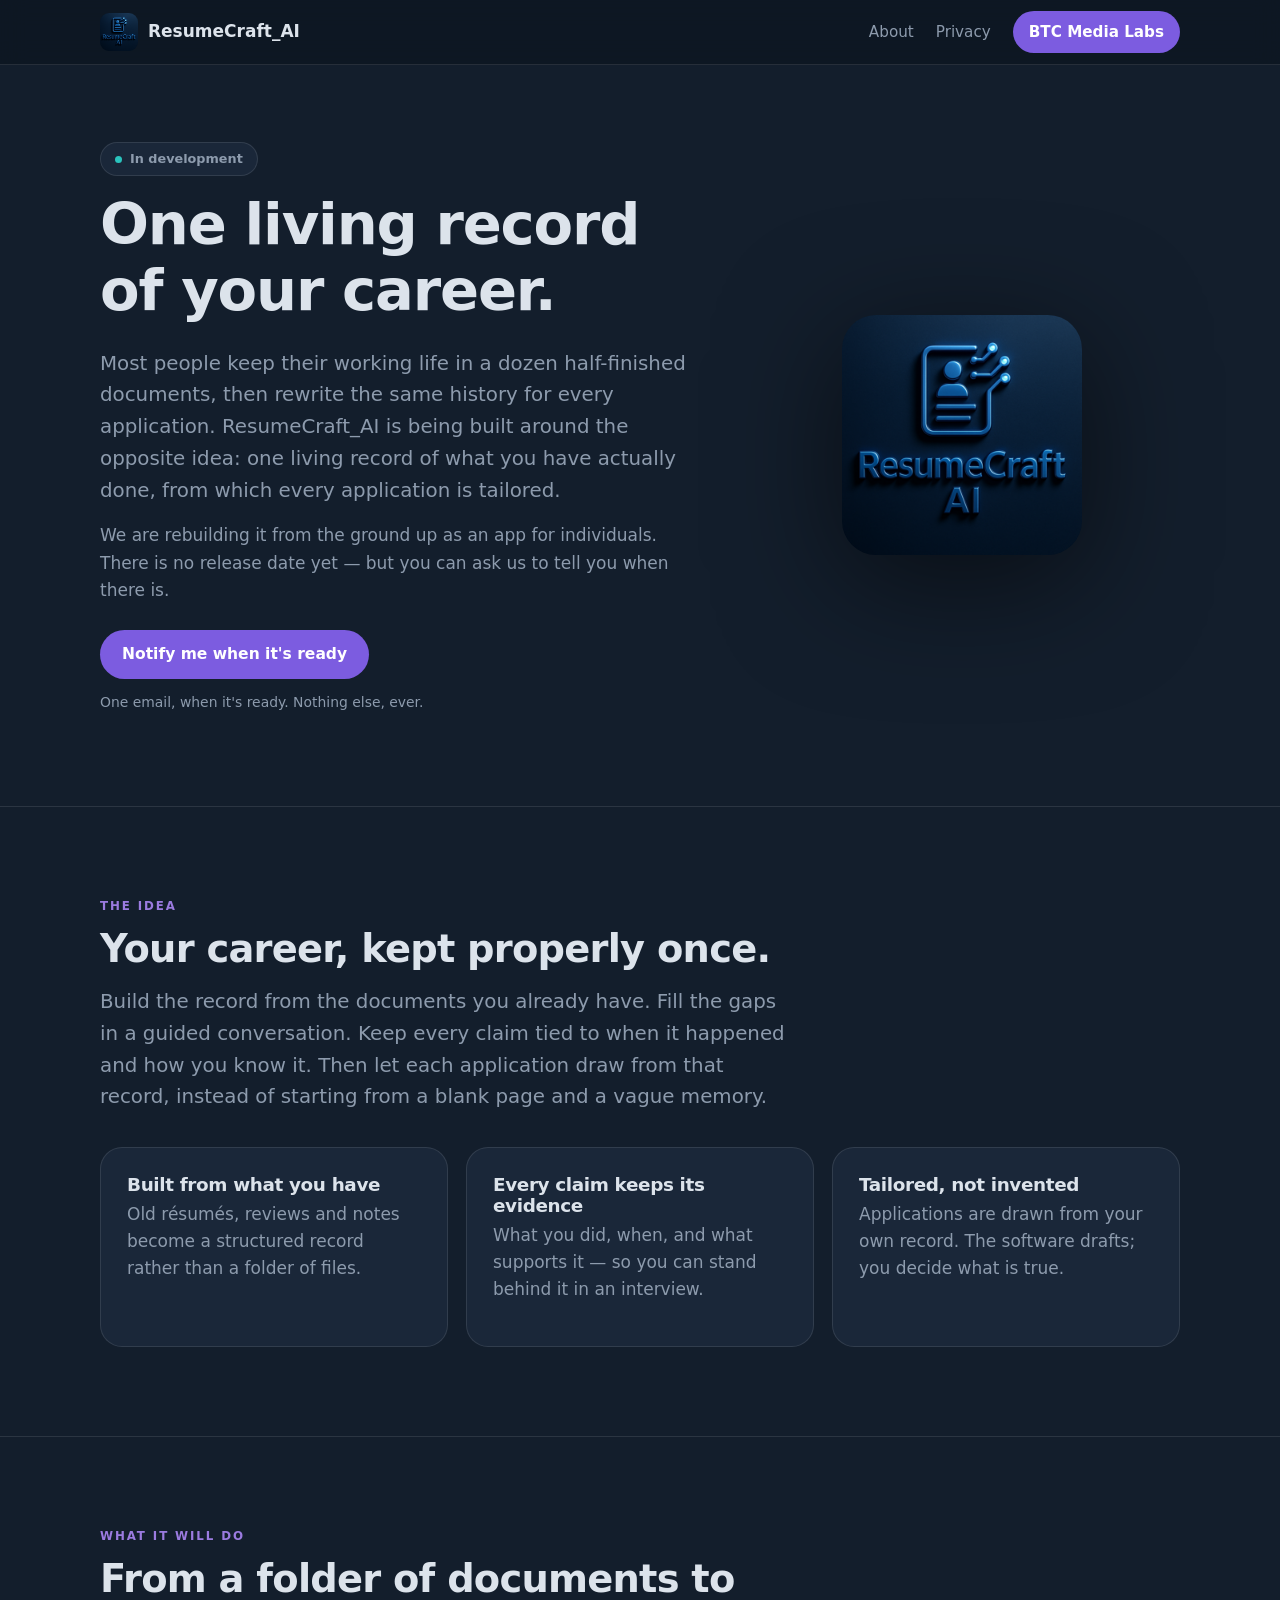
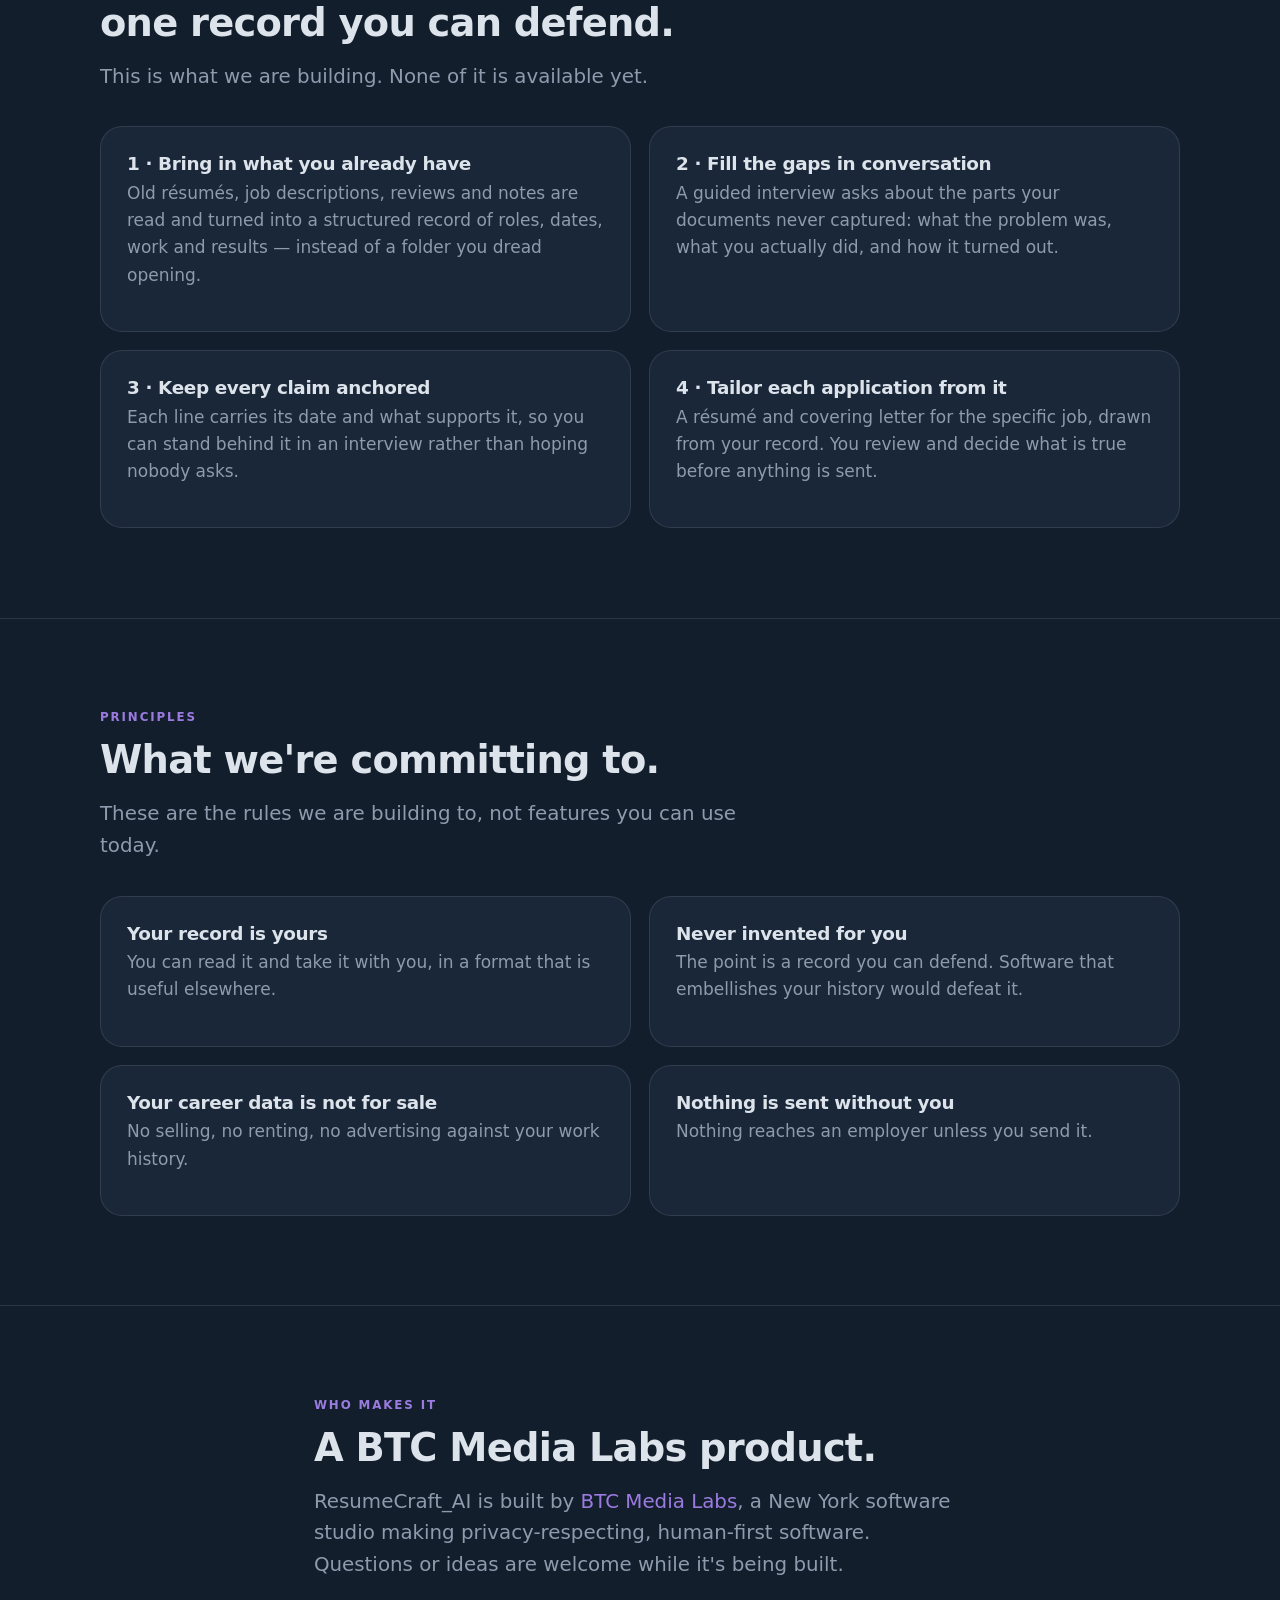
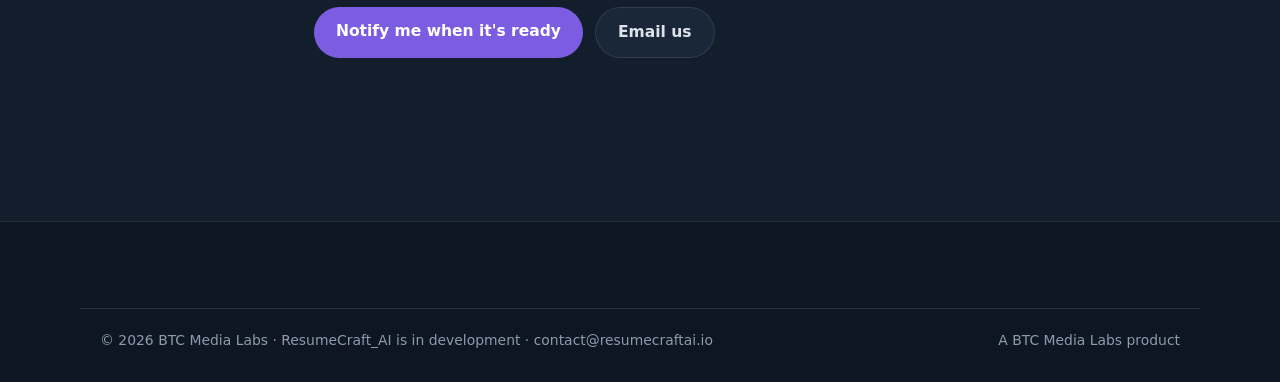
<file: index.html>
<!doctype html>
<html lang="en">
<head>
<meta charset="utf-8">
<meta name="viewport" content="width=device-width, initial-scale=1">
<title>ResumeCraft_AI — one living record of your career</title>
<meta name="description" content="A career companion built around a single living record of your career. In development at BTC Media Labs.">
<link rel="canonical" href="https://resumecraftai.io/">
<meta name="theme-color" content="#0D1622">
<meta property="og:type" content="website">
<meta property="og:site_name" content="ResumeCraft_AI">
<meta property="og:title" content="ResumeCraft_AI — one living record of your career">
<meta property="og:description" content="A career companion built around a single living record of your career. In development at BTC Media Labs.">
<meta property="og:url" content="https://resumecraftai.io/">
<meta property="og:image" content="https://resumecraftai.io/assets/resumecraft-300.png">
<meta name="twitter:card" content="summary_large_image">
<link rel="icon" href="/assets/favicon-32.png" sizes="32x32">
<link rel="apple-touch-icon" href="/assets/apple-touch-icon.png">
<link rel="stylesheet" href="/assets/site.css">
</head>
<body>
<a class="skip" href="#main">Skip to content</a>
<header class="site-head">
  <div class="wrap head-inner">
    <a class="brand" href="/"><img src="/assets/resumecraft-300.png" width="38" height="38" alt="" style="border-radius:9px"><span class="brand-text"><b>ResumeCraft</b>_AI</span></a>
    <input type="checkbox" id="navtoggle" hidden>
    <label class="burger" for="navtoggle" aria-label="Menu"><span></span><span></span><span></span></label>
    <nav class="site-nav" aria-label="Main">
      <a href="/about/">About</a>
      <a href="/privacy/">Privacy</a>
      <a class="cta" href="https://btcmedialabs.com">BTC Media Labs</a>
    </nav>
  </div>
</header>
<main id="main">
<section class="hero">
  <div class="wrap hero-grid">
    <div>
      <p class="pill"><span class="dot"></span> In development</p>
      <h1>One living record of your career.</h1>
      <p class="lead">Most people keep their working life in a dozen half-finished documents, then rewrite the same history for every application. ResumeCraft_AI is being built around the opposite idea: one living record of what you have actually done, from which every application is tailored.</p>
      <p class="muted">We are rebuilding it from the ground up as an app for individuals. There is no release date yet — but you can ask us to tell you when there is.</p>
      <div class="btn-row">
        <a class="btn btn-primary" href="mailto:contact@resumecraftai.io?subject=Notify%20me%20about%20ResumeCraft_AI&body=Please%20let%20me%20know%20when%20ResumeCraft_AI%20is%20available.%20%28Just%20hit%20send%20%E2%80%94%20nothing%20else%20needed.%29">Notify me when it's ready</a>
      </div>
      <p class="muted small" style="margin-top:12px">One email, when it's ready. Nothing else, ever.</p>
    </div>
    <img class="hero-art" src="/assets/resumecraft-300.png" width="240" height="240" alt="ResumeCraft_AI" style="border-radius:34px;max-width:240px">
  </div>
</section>

<hr class="divider">

<section>
  <div class="wrap">
    <div class="section-head">
      <p class="eyebrow">The idea</p>
      <h2>Your career, kept properly once.</h2>
      <p class="lead">Build the record from the documents you already have. Fill the gaps in a guided conversation. Keep every claim tied to when it happened and how you know it. Then let each application draw from that record, instead of starting from a blank page and a vague memory.</p>
    </div>
    <div class="grid grid-3">
      <div class="card"><h3>Built from what you have</h3><p class="muted">Old résumés, reviews and notes become a structured record rather than a folder of files.</p></div>
      <div class="card"><h3>Every claim keeps its evidence</h3><p class="muted">What you did, when, and what supports it — so you can stand behind it in an interview.</p></div>
      <div class="card"><h3>Tailored, not invented</h3><p class="muted">Applications are drawn from your own record. The software drafts; you decide what is true.</p></div>
    </div>
  </div>
</section>

<hr class="divider">

<section>
  <div class="wrap">
    <div class="section-head">
      <p class="eyebrow">What it will do</p>
      <h2>From a folder of documents to one record you can defend.</h2>
      <p class="lead">This is what we are building. None of it is available yet.</p>
    </div>
    <div class="grid grid-2">
      <div class="card"><h3>1 · Bring in what you already have</h3><p class="muted">Old résumés, job descriptions, reviews and notes are read and turned into a structured record of roles, dates, work and results — instead of a folder you dread opening.</p></div>
      <div class="card"><h3>2 · Fill the gaps in conversation</h3><p class="muted">A guided interview asks about the parts your documents never captured: what the problem was, what you actually did, and how it turned out.</p></div>
      <div class="card"><h3>3 · Keep every claim anchored</h3><p class="muted">Each line carries its date and what supports it, so you can stand behind it in an interview rather than hoping nobody asks.</p></div>
      <div class="card"><h3>4 · Tailor each application from it</h3><p class="muted">A résumé and covering letter for the specific job, drawn from your record. You review and decide what is true before anything is sent.</p></div>
    </div>
  </div>
</section>

<hr class="divider">

<section>
  <div class="wrap">
    <div class="section-head">
      <p class="eyebrow">Principles</p>
      <h2>What we're committing to.</h2>
      <p class="lead">These are the rules we are building to, not features you can use today.</p>
    </div>
    <div class="grid grid-2">
      <div class="card"><h3>Your record is yours</h3><p class="muted">You can read it and take it with you, in a format that is useful elsewhere.</p></div>
      <div class="card"><h3>Never invented for you</h3><p class="muted">The point is a record you can defend. Software that embellishes your history would defeat it.</p></div>
      <div class="card"><h3>Your career data is not for sale</h3><p class="muted">No selling, no renting, no advertising against your work history.</p></div>
      <div class="card"><h3>Nothing is sent without you</h3><p class="muted">Nothing reaches an employer unless you send it.</p></div>
    </div>
  </div>
</section>

<hr class="divider">

<section>
  <div class="wrap section-head">
    <p class="eyebrow">Who makes it</p>
    <h2>A BTC Media Labs product.</h2>
    <p class="lead">ResumeCraft_AI is built by <a href="https://btcmedialabs.com">BTC Media Labs</a>, a New York software studio making privacy-respecting, human-first software. Questions or ideas are welcome while it's being built.</p>
    <div class="btn-row"><a class="btn btn-primary" href="mailto:contact@resumecraftai.io?subject=Notify%20me%20about%20ResumeCraft_AI&body=Please%20let%20me%20know%20when%20ResumeCraft_AI%20is%20available.%20%28Just%20hit%20send%20%E2%80%94%20nothing%20else%20needed.%29">Notify me when it's ready</a><a class="btn btn-ghost" href="mailto:contact@resumecraftai.io?subject=ResumeCraft_AI">Email us</a></div>
  </div>
</section>

</main>
<footer class="site-foot">
  <div class="wrap foot-base">
    <p class="muted small">© 2026 BTC Media Labs · ResumeCraft_AI is in development · <a href="mailto:contact@resumecraftai.io">contact@resumecraftai.io</a></p>
    <p class="muted small">A <a href="https://btcmedialabs.com">BTC Media Labs</a> product</p>
  </div>
</footer>
</body>
</html>
</file>
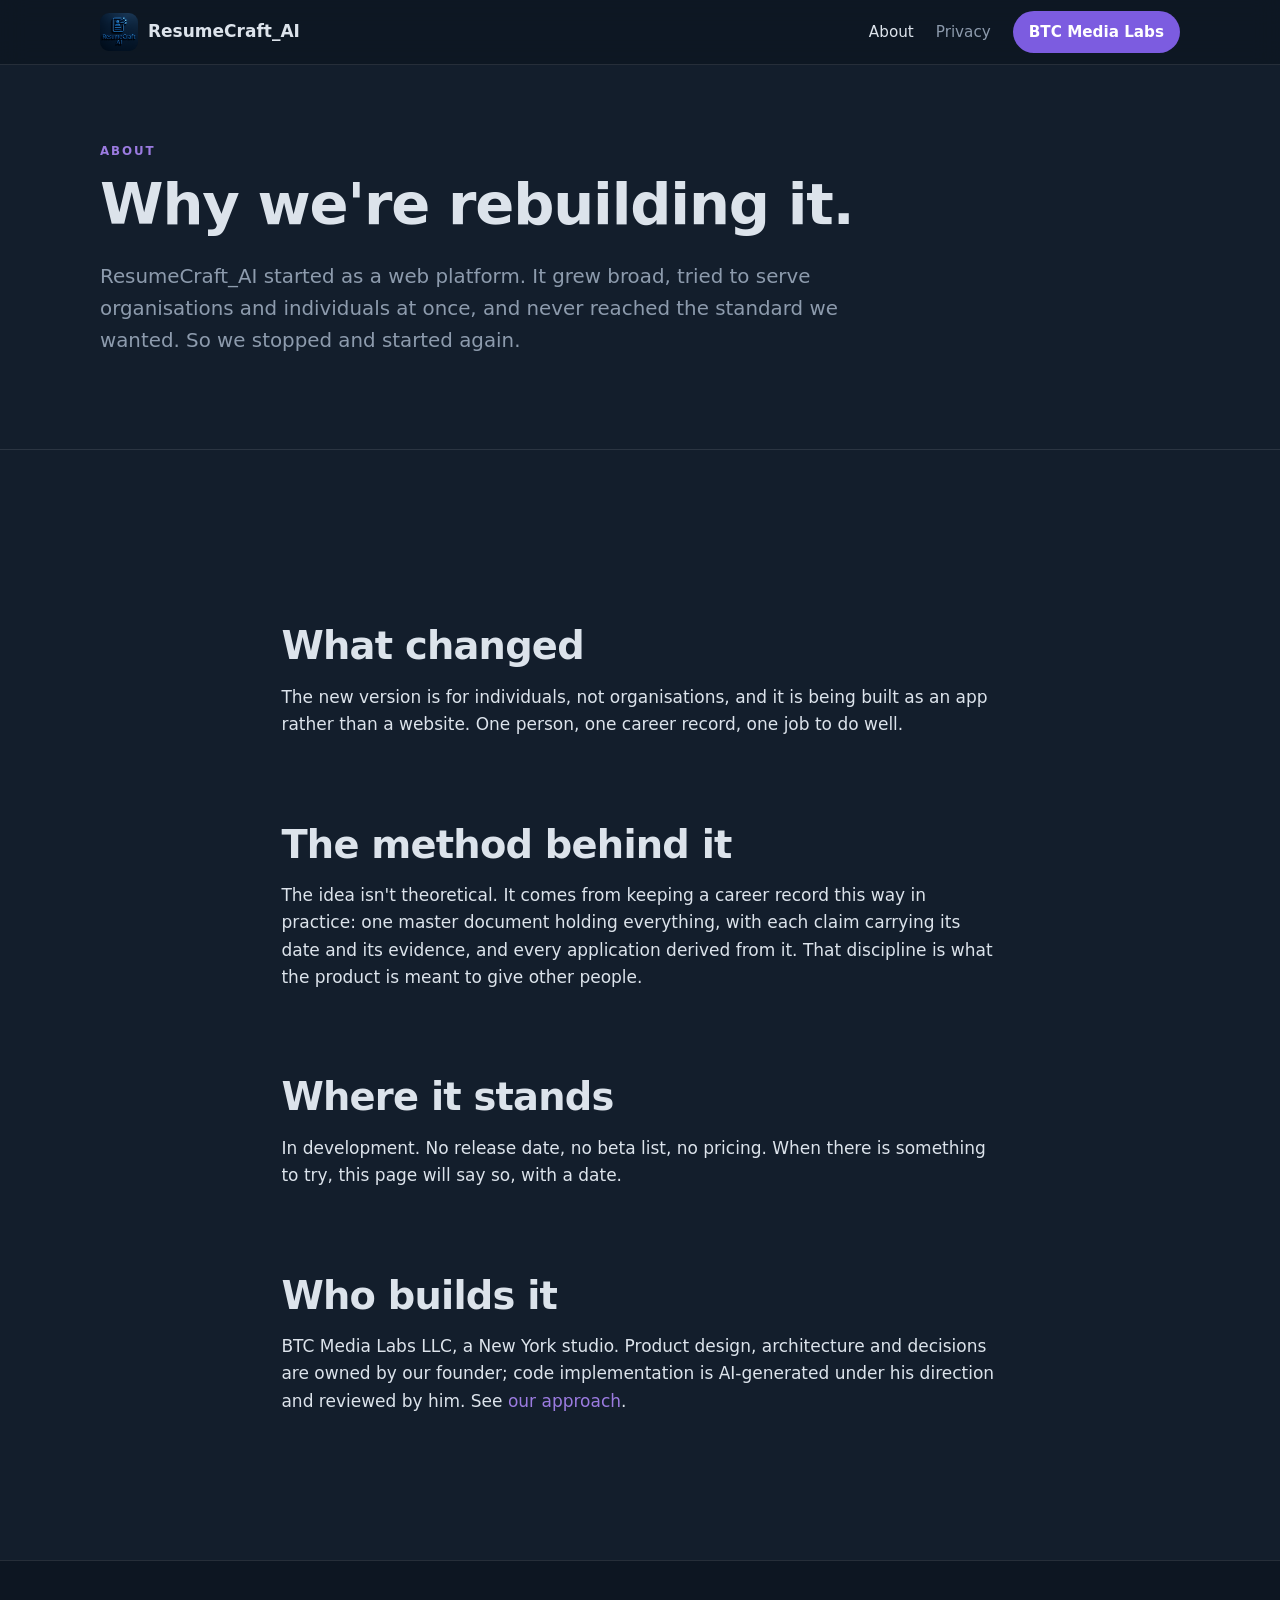
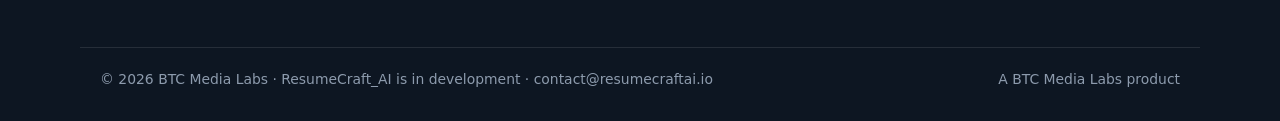
<file: about/index.html>
<!doctype html>
<html lang="en">
<head>
<meta charset="utf-8">
<meta name="viewport" content="width=device-width, initial-scale=1">
<title>About — ResumeCraft_AI</title>
<meta name="description" content="Why ResumeCraft_AI is being rebuilt, and what it will and won't do.">
<link rel="canonical" href="https://resumecraftai.io/about/">
<meta name="theme-color" content="#0D1622">
<meta property="og:type" content="website">
<meta property="og:site_name" content="ResumeCraft_AI">
<meta property="og:title" content="About — ResumeCraft_AI">
<meta property="og:description" content="Why ResumeCraft_AI is being rebuilt, and what it will and won't do.">
<meta property="og:url" content="https://resumecraftai.io/about/">
<meta property="og:image" content="https://resumecraftai.io/assets/resumecraft-300.png">
<meta name="twitter:card" content="summary_large_image">
<link rel="icon" href="/assets/favicon-32.png" sizes="32x32">
<link rel="apple-touch-icon" href="/assets/apple-touch-icon.png">
<link rel="stylesheet" href="/assets/site.css">
</head>
<body>
<a class="skip" href="#main">Skip to content</a>
<header class="site-head">
  <div class="wrap head-inner">
    <a class="brand" href="/"><img src="/assets/resumecraft-300.png" width="38" height="38" alt="" style="border-radius:9px"><span class="brand-text"><b>ResumeCraft</b>_AI</span></a>
    <input type="checkbox" id="navtoggle" hidden>
    <label class="burger" for="navtoggle" aria-label="Menu"><span></span><span></span><span></span></label>
    <nav class="site-nav" aria-label="Main">
      <a href="/about/" aria-current="page">About</a>
      <a href="/privacy/">Privacy</a>
      <a class="cta" href="https://btcmedialabs.com">BTC Media Labs</a>
    </nav>
  </div>
</header>
<main id="main">
<section class="hero">
  <div class="wrap">
    <p class="eyebrow">About</p>
    <h1>Why we're rebuilding it.</h1>
    <p class="lead">ResumeCraft_AI started as a web platform. It grew broad, tried to serve organisations and individuals at once, and never reached the standard we wanted. So we stopped and started again.</p>
  </div>
</section>
<hr class="divider">
<section>
  <div class="wrap prose">
    <h2>What changed</h2>
    <p>The new version is for individuals, not organisations, and it is being built as an app rather than a website. One person, one career record, one job to do well.</p>
    <h2>The method behind it</h2>
    <p>The idea isn't theoretical. It comes from keeping a career record this way in practice: one master document holding everything, with each claim carrying its date and its evidence, and every application derived from it. That discipline is what the product is meant to give other people.</p>
    <h2>Where it stands</h2>
    <p>In development. No release date, no beta list, no pricing. When there is something to try, this page will say so, with a date.</p>
    <h2>Who builds it</h2>
    <p>BTC Media Labs LLC, a New York studio. Product design, architecture and decisions are owned by our founder; code implementation is AI-generated under his direction and reviewed by him. See <a href="https://btcmedialabs.com/approach/">our approach</a>.</p>
  </div>
</section>

</main>
<footer class="site-foot">
  <div class="wrap foot-base">
    <p class="muted small">© 2026 BTC Media Labs · ResumeCraft_AI is in development · <a href="mailto:contact@resumecraftai.io">contact@resumecraftai.io</a></p>
    <p class="muted small">A <a href="https://btcmedialabs.com">BTC Media Labs</a> product</p>
  </div>
</footer>
</body>
</html>
</file>
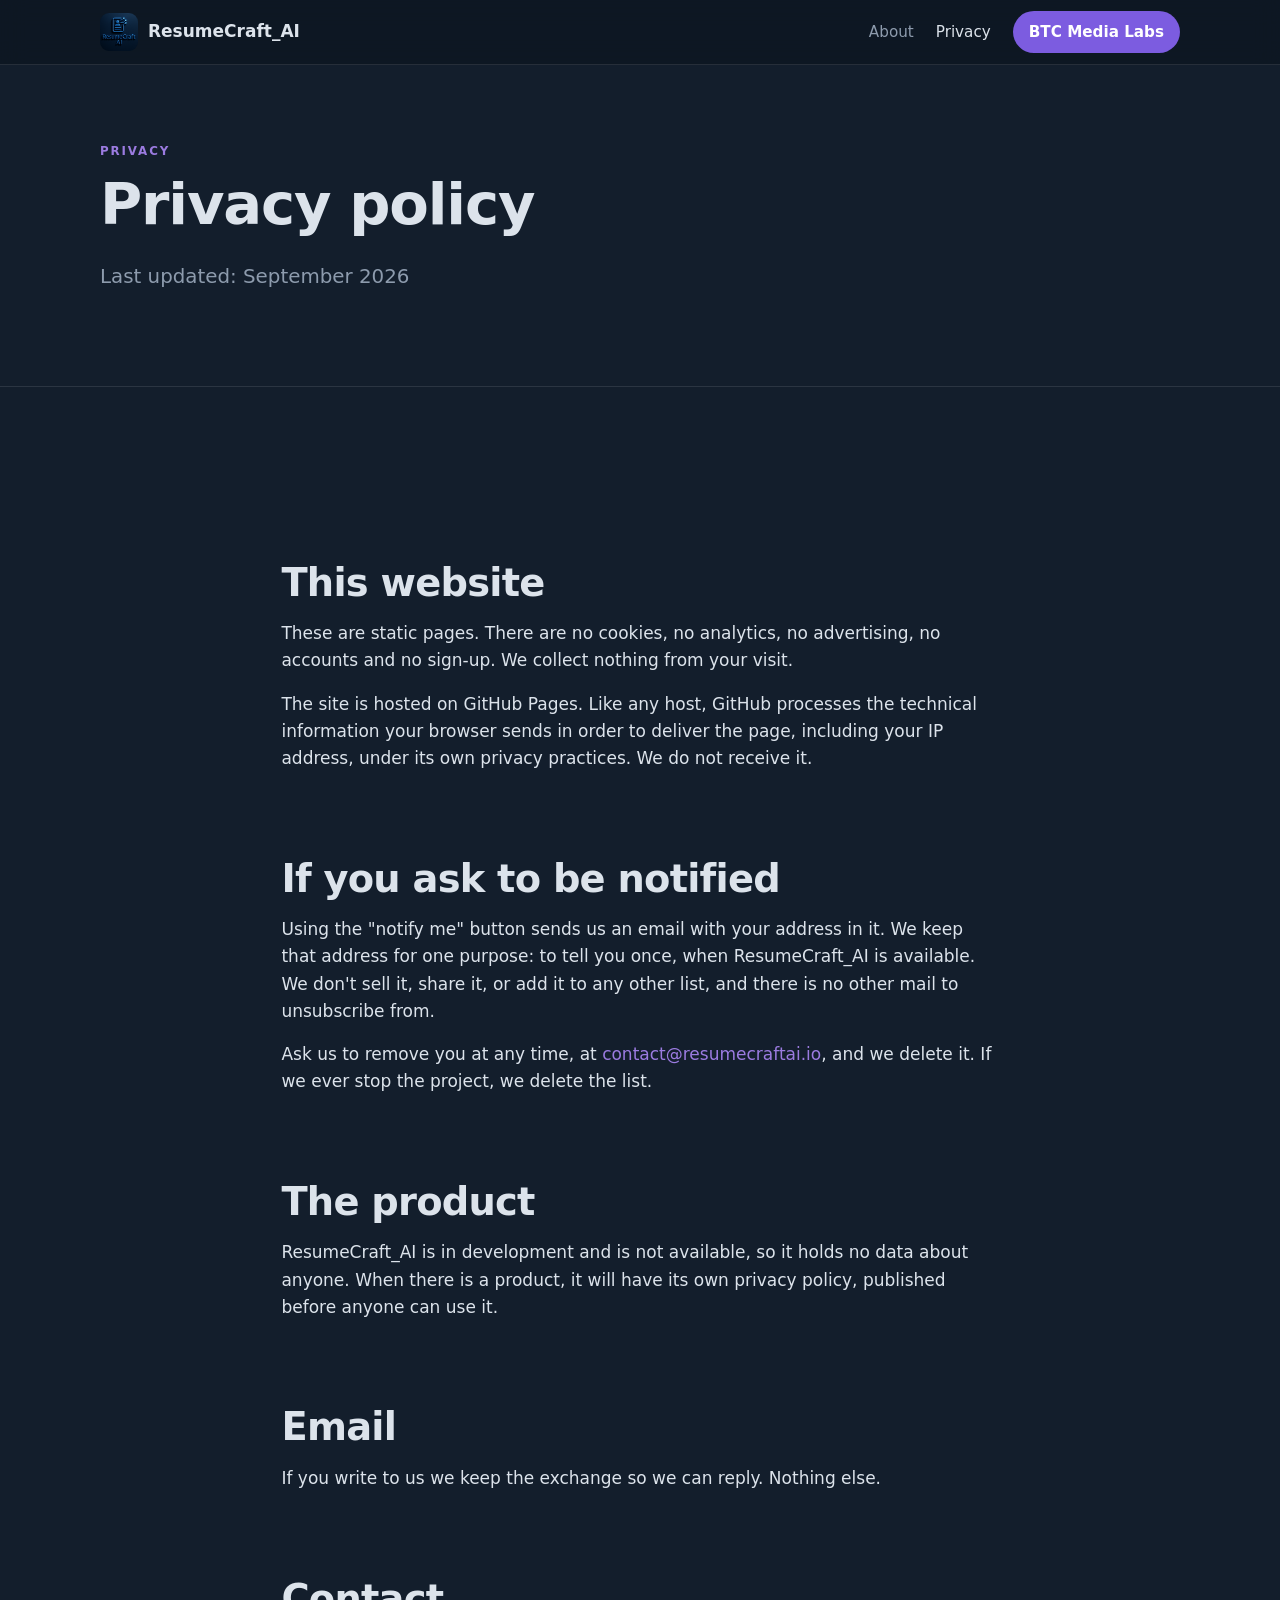
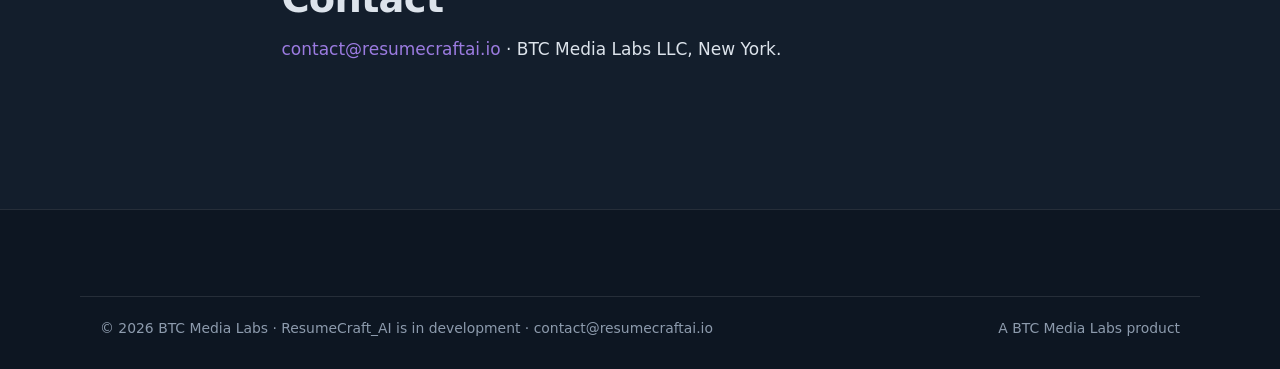
<file: privacy/index.html>
<!doctype html>
<html lang="en">
<head>
<meta charset="utf-8">
<meta name="viewport" content="width=device-width, initial-scale=1">
<title>Privacy — ResumeCraft_AI</title>
<meta name="description" content="What this website collects today, which is nothing.">
<link rel="canonical" href="https://resumecraftai.io/privacy/">
<meta name="theme-color" content="#0D1622">
<meta property="og:type" content="website">
<meta property="og:site_name" content="ResumeCraft_AI">
<meta property="og:title" content="Privacy — ResumeCraft_AI">
<meta property="og:description" content="What this website collects today, which is nothing.">
<meta property="og:url" content="https://resumecraftai.io/privacy/">
<meta property="og:image" content="https://resumecraftai.io/assets/resumecraft-300.png">
<meta name="twitter:card" content="summary_large_image">
<link rel="icon" href="/assets/favicon-32.png" sizes="32x32">
<link rel="apple-touch-icon" href="/assets/apple-touch-icon.png">
<link rel="stylesheet" href="/assets/site.css">
</head>
<body>
<a class="skip" href="#main">Skip to content</a>
<header class="site-head">
  <div class="wrap head-inner">
    <a class="brand" href="/"><img src="/assets/resumecraft-300.png" width="38" height="38" alt="" style="border-radius:9px"><span class="brand-text"><b>ResumeCraft</b>_AI</span></a>
    <input type="checkbox" id="navtoggle" hidden>
    <label class="burger" for="navtoggle" aria-label="Menu"><span></span><span></span><span></span></label>
    <nav class="site-nav" aria-label="Main">
      <a href="/about/">About</a>
      <a href="/privacy/" aria-current="page">Privacy</a>
      <a class="cta" href="https://btcmedialabs.com">BTC Media Labs</a>
    </nav>
  </div>
</header>
<main id="main">
<section class="hero">
  <div class="wrap">
    <p class="eyebrow">Privacy</p>
    <h1>Privacy policy</h1>
    <p class="lead">Last updated: September 2026</p>
  </div>
</section>
<hr class="divider">
<section>
  <div class="wrap prose">
    <h2>This website</h2>
    <p>These are static pages. There are no cookies, no analytics, no advertising, no accounts and no sign-up. We collect nothing from your visit.</p>
    <p>The site is hosted on GitHub Pages. Like any host, GitHub processes the technical information your browser sends in order to deliver the page, including your IP address, under its own privacy practices. We do not receive it.</p>
    <h2>If you ask to be notified</h2>
    <p>Using the "notify me" button sends us an email with your address in it. We keep that address for one purpose: to tell you once, when ResumeCraft_AI is available. We don't sell it, share it, or add it to any other list, and there is no other mail to unsubscribe from.</p>
    <p>Ask us to remove you at any time, at <a href="mailto:contact@resumecraftai.io?subject=Remove%20me%20from%20the%20ResumeCraft_AI%20list">contact@resumecraftai.io</a>, and we delete it. If we ever stop the project, we delete the list.</p>

    <h2>The product</h2>
    <p>ResumeCraft_AI is in development and is not available, so it holds no data about anyone. When there is a product, it will have its own privacy policy, published before anyone can use it.</p>
    <h2>Email</h2>
    <p>If you write to us we keep the exchange so we can reply. Nothing else.</p>
    <h2>Contact</h2>
    <p><a href="mailto:contact@resumecraftai.io?subject=ResumeCraft_AI%20privacy">contact@resumecraftai.io</a> · BTC Media Labs LLC, New York.</p>
  </div>
</section>

</main>
<footer class="site-foot">
  <div class="wrap foot-base">
    <p class="muted small">© 2026 BTC Media Labs · ResumeCraft_AI is in development · <a href="mailto:contact@resumecraftai.io">contact@resumecraftai.io</a></p>
    <p class="muted small">A <a href="https://btcmedialabs.com">BTC Media Labs</a> product</p>
  </div>
</footer>
</body>
</html>
</file>
<file: assets/site.css>
/* BTC Media Labs — tokens from standards/brand-kit.md */
:root{
  --navy:#131E2C; --navy-2:#0D1622; --panel:#1A2739; --panel-2:#21324A;
  --silver:#DCE3EB; --silver-soft:#8D9BAD; --blue:#2E7FE0; --blue-bright:#4E98F0;
  --teal:#2AC3BD; --gold:#D4A62C; --violet:#9B7BE0;
  --line:rgba(255,255,255,.10); --shadow:0 30px 70px -34px rgba(0,0,0,.8);
  --display:"SF Pro Display",system-ui,-apple-system,"Segoe UI",Roboto,Helvetica,Arial,sans-serif;
  --mono:ui-monospace,"SF Mono","SFMono-Regular",Menlo,Consolas,monospace;
  --wrap:1120px; --gut:20px;
}
*,*::before,*::after{box-sizing:border-box}
html{-webkit-text-size-adjust:100%}
body{margin:0;background:var(--navy);color:var(--silver);font-family:var(--display);font-size:17px;line-height:1.6;overflow-x:hidden}
img{max-width:100%;height:auto;display:block}
a{color:var(--blue-bright);text-decoration:none}
a:hover{text-decoration:underline}
:focus-visible{outline:2px solid var(--blue-bright);outline-offset:3px;border-radius:4px}
.wrap{max-width:var(--wrap);margin:0 auto;padding:0 var(--gut);width:100%}
.skip{position:absolute;left:-9999px}
.skip:focus{left:12px;top:12px;position:fixed;background:var(--panel-2);padding:10px 14px;border-radius:10px;z-index:99}

h1,h2,h3{line-height:1.15;margin:0 0 .4em;letter-spacing:-.02em;overflow-wrap:break-word}
h1{font-size:clamp(2rem,6vw,3.6rem);font-weight:800}
h2{font-size:clamp(1.5rem,3.6vw,2.4rem);font-weight:700}
h3{font-size:1.15rem;font-weight:650}
p{margin:0 0 1rem;overflow-wrap:break-word}
.lead{font-size:clamp(1.02rem,2.1vw,1.24rem);color:var(--silver-soft);max-width:64ch}
.muted{color:var(--silver-soft)}
.small{font-size:.87rem}
.eyebrow{font-size:.74rem;letter-spacing:.16em;text-transform:uppercase;color:var(--blue-bright);font-weight:650;margin:0 0 .7rem}
.plain{list-style:none;margin:0;padding:0}
.plain li{margin:.32rem 0}

/* header */
.site-head{position:sticky;top:0;z-index:40;background:rgba(13,22,34,.82);backdrop-filter:blur(12px);border-bottom:1px solid var(--line)}
.head-inner{display:flex;align-items:center;gap:16px;min-height:64px;flex-wrap:wrap}
.brand{display:inline-flex;align-items:center;gap:10px;color:var(--silver);text-decoration:none;font-weight:600}
.brand:hover{text-decoration:none}
.brand-text b{font-weight:800}
.site-nav{margin-left:auto;display:flex;align-items:center;gap:22px;font-size:.95rem}
.site-nav a{color:var(--silver-soft)}
.site-nav a:hover,.site-nav a[aria-current]{color:var(--silver);text-decoration:none}
.site-nav .cta{background:var(--blue);color:#fff;padding:9px 16px;border-radius:999px;font-weight:600}
.site-nav .cta:hover{background:var(--blue-bright)}
.burger{display:none;margin-left:auto;width:42px;height:38px;padding:9px;cursor:pointer}
.burger span{display:block;height:2px;background:var(--silver);margin:5px 0;border-radius:2px;transition:.2s}
@media (max-width:860px){
  .burger{display:block}
  .site-nav{order:3;flex-basis:100%;margin:0;display:none;flex-direction:column;align-items:flex-start;gap:2px;padding-bottom:14px}
  .site-nav a{padding:11px 2px;width:100%}
  #navtoggle:checked ~ .site-nav{display:flex}
  #navtoggle:checked ~ .burger span:nth-child(1){transform:translateY(7px) rotate(45deg)}
  #navtoggle:checked ~ .burger span:nth-child(2){opacity:0}
  #navtoggle:checked ~ .burger span:nth-child(3){transform:translateY(-7px) rotate(-45deg)}
}

/* sections */
section{padding:clamp(48px,7vw,96px) 0}
.section-head{max-width:64ch;margin-bottom:34px}
.hero{padding-top:clamp(40px,6vw,80px);padding-bottom:clamp(40px,6vw,80px)}
.hero-grid{display:grid;gap:34px;align-items:center}
@media (min-width:880px){.hero-grid{grid-template-columns:1.15fr .85fr;gap:56px}}
.hero-art{justify-self:center;max-width:340px;filter:drop-shadow(0 26px 60px rgba(0,0,0,.55))}
.pill{display:inline-flex;align-items:center;gap:8px;border:1px solid var(--line);background:var(--panel);
  color:var(--silver-soft);padding:6px 14px;border-radius:999px;font-size:.8rem;font-weight:600}
.pill .dot{width:7px;height:7px;border-radius:50%;background:var(--teal)}
.btn-row{display:flex;flex-wrap:wrap;gap:12px;margin-top:26px}
.btn{display:inline-block;padding:12px 22px;border-radius:999px;font-weight:650;font-size:.97rem}
.btn:hover{text-decoration:none}
.btn-primary{background:var(--blue);color:#fff}
.btn-primary:hover{background:var(--blue-bright)}
.btn-ghost{border:1px solid var(--line);color:var(--silver);background:var(--panel)}
.btn-ghost:hover{border-color:var(--silver-soft)}

/* cards */
.grid{display:grid;gap:18px}
.grid-2{grid-template-columns:1fr}
.grid-3{grid-template-columns:1fr}
@media (min-width:760px){.grid-2{grid-template-columns:1fr 1fr}.grid-3{grid-template-columns:repeat(3,1fr)}}
.card{background:var(--panel);border:1px solid var(--line);border-radius:22px;padding:26px;position:relative;overflow:hidden}
.card h3{margin-bottom:.35rem}
.card.accent::before{content:"";position:absolute;inset:0 0 auto;height:3px;background:var(--accent,var(--blue))}
.product{display:grid;gap:20px}
@media (min-width:640px){.product{grid-template-columns:auto 1fr;align-items:start}}
.product img{width:72px;border-radius:18px}
.badge{display:inline-block;border:1px solid var(--line);border-radius:999px;padding:4px 12px;
  font-size:.72rem;letter-spacing:.06em;text-transform:uppercase;font-weight:700;color:var(--silver-soft);white-space:nowrap}
.badge.live{color:var(--teal);border-color:rgba(42,195,189,.42)}
.badge.soon{color:var(--gold);border-color:rgba(212,166,44,.42)}
.tag{font-size:.74rem;letter-spacing:.14em;text-transform:uppercase;color:var(--silver-soft);font-weight:650}
.card-head{display:flex;justify-content:space-between;align-items:center;gap:12px;flex-wrap:wrap;margin-bottom:10px}

/* news + prose */
.news-item{border-top:1px solid var(--line);padding:22px 0;display:grid;gap:6px}
@media (min-width:700px){.news-item{grid-template-columns:150px 1fr;gap:24px}}
time{color:var(--silver-soft);font-size:.87rem;font-variant-numeric:tabular-nums}
.prose{max-width:70ch}
.prose h2{margin-top:2.2em}
.prose h3{margin-top:1.8em}
.prose ul{padding-left:1.1rem}
.prose li{margin:.4rem 0}
.callout{background:var(--panel);border:1px solid var(--line);border-left:3px solid var(--blue);border-radius:14px;padding:18px 20px;margin:1.6rem 0}
.divider{border:0;border-top:1px solid var(--line);margin:0}

/* footer */
.site-foot{border-top:1px solid var(--line);background:var(--navy-2);padding:52px 0 30px;margin-top:40px}
.foot-grid{display:grid;gap:28px}
@media (min-width:760px){.foot-grid{grid-template-columns:1.6fr 1fr 1fr 1fr}}
.foot-h{font-size:.78rem;letter-spacing:.14em;text-transform:uppercase;color:var(--silver-soft);margin:0 0 .7rem}
.site-foot a{color:var(--silver-soft)}
.site-foot a:hover{color:var(--silver)}
.foot-base{display:flex;justify-content:space-between;gap:10px;flex-wrap:wrap;border-top:1px solid var(--line);margin-top:34px;padding-top:20px}
.foot-base p{margin:0}

@media (prefers-reduced-motion:reduce){*{animation:none!important;transition:none!important;scroll-behavior:auto!important}}

/* ResumeCraft AI accents */
:root{--blue:#7C5CE0;--blue-bright:#9B7BE0}
.site-nav .cta{background:var(--blue)}
</file>
